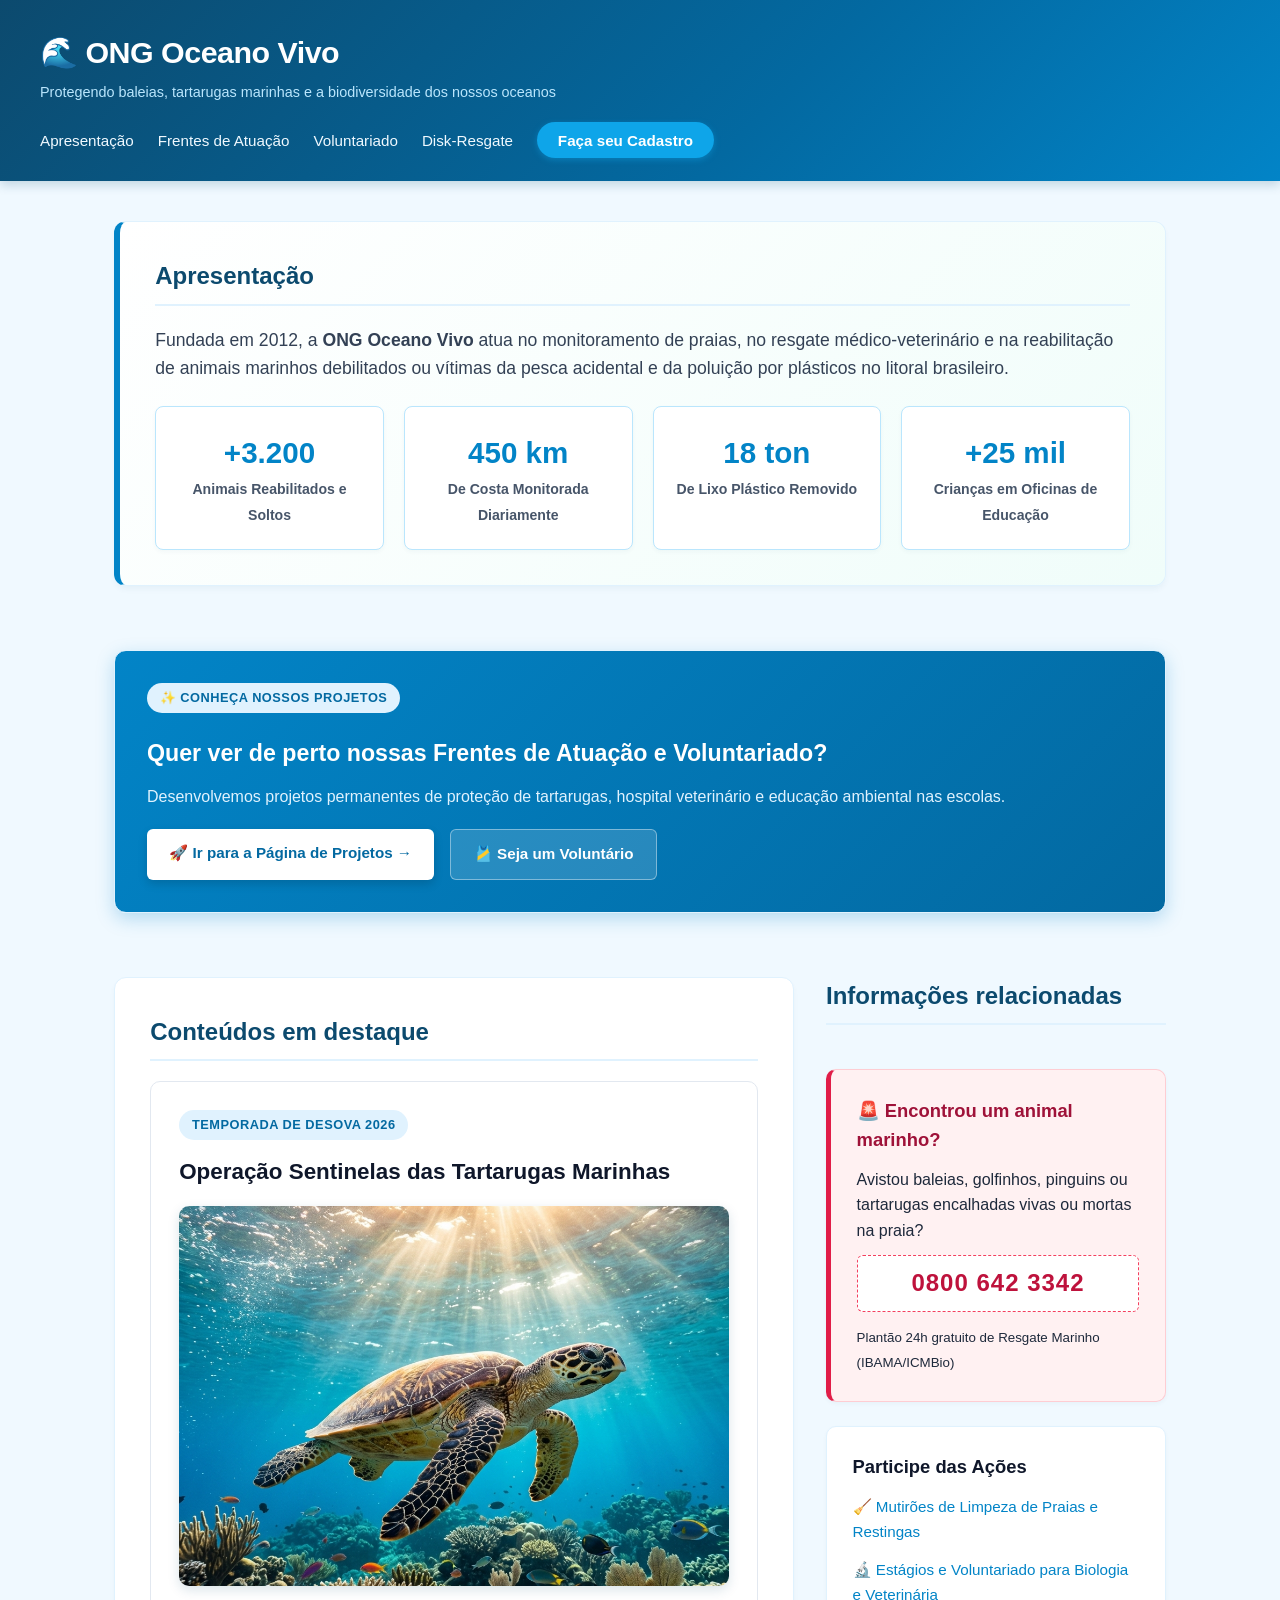
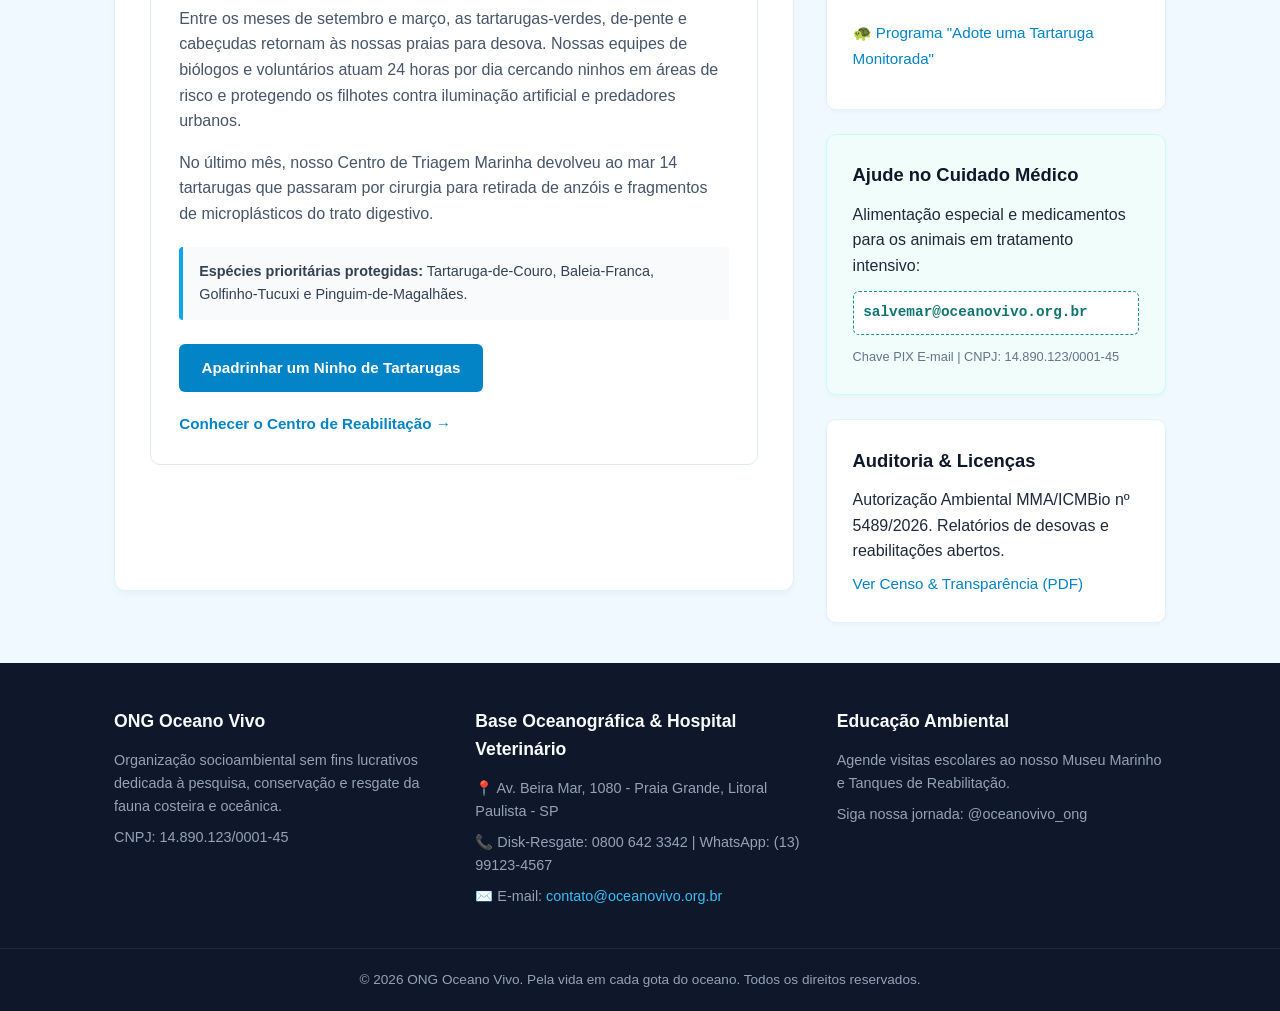
<file: index.html>
<!DOCTYPE html>
<html lang="pt-BR">
<head>
  <meta charset="UTF-8">
  <meta name="viewport" content="width=device-width, initial-scale=1.0">
  <title>ONG Oceano Vivo | Preservação e Resgate da Vida Marinha</title>
  <link rel="stylesheet" href="style.css">
</head>
<body>

  <header>
    <div class="logo-area">
      <a href="index.html" class="logo-link">
        <h1>🌊 ONG Oceano Vivo</h1>
      </a>
      <p class="slogan">Protegendo baleias, tartarugas marinhas e a biodiversidade dos nossos oceanos</p>
    </div>

    <nav aria-label="Navegação principal">
      <!-- Links principais -->
      <ul>
        <li><a href="index.html#apresentacao">Apresentação</a></li>
        <li><a href="projetos.html#frentes-atuacao">Frentes de Atuação</a></li>
        <li><a href="projetos.html#voluntariado">Voluntariado</a></li>
        <li><a href="#resgate">Disk-Resgate</a></li>
        <li><a href="cadastro.html" class="btn-doe">Faça seu Cadastro</a></li>
      </ul>
    </nav>
  </header>

  <main>
    <section id="apresentacao">
      <h2>Apresentação</h2>
      <!-- Conteúdo da seção -->
      <p class="texto-destaque">
        Fundada em 2012, a <strong>ONG Oceano Vivo</strong> atua no monitoramento de praias, no resgate
        médico-veterinário e na reabilitação de animais marinhos debilitados ou vítimas da pesca acidental e
        da poluição por plásticos no litoral brasileiro.
      </p>

      <div class="impacto-cards">
        <div class="card-metrica">
          <span class="valor">+3.200</span>
          <span class="rotulo">Animais Reabilitados e Soltos</span>
        </div>
        <div class="card-metrica">
          <span class="valor">450 km</span>
          <span class="rotulo">De Costa Monitorada Diariamente</span>
        </div>
        <div class="card-metrica">
          <span class="valor">18 ton</span>
          <span class="rotulo">De Lixo Plástico Removido</span>
        </div>
        <div class="card-metrica">
          <span class="valor">+25 mil</span>
          <span class="rotulo">Crianças em Oficinas de Educação</span>
        </div>
      </div>
    </section>

    <!-- Banner Interativo de Chamada para a Página de Projetos -->
    <section class="banner-chamada-projetos">
      <div class="conteudo-chamada">
        <span class="etiqueta-destaque">✨ Conheça Nossos Projetos</span>
        <h3>Quer ver de perto nossas Frentes de Atuação e Voluntariado?</h3>
        <p>Desenvolvemos projetos permanentes de proteção de tartarugas, hospital veterinário e educação ambiental nas escolas.</p>
        <div class="botoes-chamada">
          <a href="projetos.html" class="btn-acao btn-destaque-projetos">🚀 Ir para a Página de Projetos &rarr;</a>
          <a href="projetos.html#voluntariado" class="btn-acao btn-secundario">🎽 Seja um Voluntário</a>
        </div>
      </div>
    </section>

    <section id="destaques">
      <h2>Conteúdos em destaque</h2>

      <article>
        <span class="etiqueta-destaque">Temporada de Desova 2026</span>
        <h3>Operação Sentinelas das Tartarugas Marinhas</h3>
        <div class="imagem-destaque">
          <img src="img/tartaruga_marinha.png" alt="Tartaruga marinha nadando no oceano cristalino" class="img-destaque">
        </div>
        <p>
          Entre os meses de setembro e março, as tartarugas-verdes, de-pente e cabeçudas retornam às nossas
          praias para desova. Nossas equipes de biólogos e voluntários atuam 24 horas por dia cercando ninhos
          em áreas de risco e protegendo os filhotes contra iluminação artificial e predadores urbanos.
        </p>
        <p>
          No último mês, nosso Centro de Triagem Marinha devolveu ao mar 14 tartarugas que passaram por cirurgia
          para retirada de anzóis e fragmentos de microplásticos do trato digestivo.
        </p>

        <div class="alerta-conservacao">
          <strong>Espécies prioritárias protegidas:</strong> Tartaruga-de-Couro, Baleia-Franca, Golfinho-Tucuxi e Pinguim-de-Magalhães.
        </div>

        <div class="acoes-artigo">
          <a href="projetos.html#doacoes" class="btn-acao">Apadrinhar um Ninho de Tartarugas</a>
          <a href="projetos.html#frentes-atuacao" class="link-detalhes">Conhecer o Centro de Reabilitação &rarr;</a>
        </div>
      </article>
    </section>

    <aside id="como-ajudar">
      <h2>Informações relacionadas</h2>
      <!-- Conteúdo complementar -->

      <div class="bloco-aside alerta-resgate" id="resgate">
        <h3>🚨 Encontrou um animal marinho?</h3>
        <p>Avistou baleias, golfinhos, pinguins ou tartarugas encalhadas vivas ou mortas na praia?</p>
        <div class="numero-urgencia">0800 642 3342</div>
        <small>Plantão 24h gratuito de Resgate Marinho (IBAMA/ICMBio)</small>
      </div>

      <div class="bloco-aside">
        <h3>Participe das Ações</h3>
        <ul>
          <li><a href="projetos.html#voluntariado">🧹 Mutirões de Limpeza de Praias e Restingas</a></li>
          <li><a href="projetos.html#voluntariado">🔬 Estágios e Voluntariado para Biologia e Veterinária</a></li>
          <li><a href="projetos.html#doacoes">🐢 Programa "Adote uma Tartaruga Monitorada"</a></li>
        </ul>
      </div>

      <div class="bloco-aside card-pix">
        <h3>Ajude no Cuidado Médico</h3>
        <p>Alimentação especial e medicamentos para os animais em tratamento intensivo:</p>
        <div class="chave-pix">salvemar@oceanovivo.org.br</div>
        <small>Chave PIX E-mail | CNPJ: 14.890.123/0001-45</small>
      </div>

      <div class="bloco-aside">
        <h3>Auditoria & Licenças</h3>
        <p>Autorização Ambiental MMA/ICMBio nº 5489/2026. Relatórios de desovas e reabilitações abertos.</p>
        <a href="projetos.html#transparencia" class="link-relatorio">Ver Censo & Transparência (PDF)</a>
      </div>
    </aside>
  </main>

  <footer id="contato">
    <!-- Informações institucionais e contato -->
    <div class="rodape-conteudo">
      <div class="coluna-rodape">
        <h4>ONG Oceano Vivo</h4>
        <p>Organização socioambiental sem fins lucrativos dedicada à pesquisa, conservação e resgate da fauna costeira e oceânica.</p>
        <p>CNPJ: 14.890.123/0001-45</p>
      </div>

      <div class="coluna-rodape">
        <h4>Base Oceanográfica & Hospital Veterinário</h4>
        <p>📍 Av. Beira Mar, 1080 - Praia Grande, Litoral Paulista - SP</p>
        <p>📞 Disk-Resgate: 0800 642 3342 | WhatsApp: (13) 99123-4567</p>
        <p>✉️ E-mail: <a href="mailto:contato@oceanovivo.org.br">contato@oceanovivo.org.br</a></p>
      </div>

      <div class="coluna-rodape">
        <h4>Educação Ambiental</h4>
        <p>Agende visitas escolares ao nosso Museu Marinho e Tanques de Reabilitação.</p>
        <p>Siga nossa jornada: @oceanovivo_ong</p>
      </div>
    </div>

    <div class="rodape-inferior">
      <p>&copy; 2026 ONG Oceano Vivo. Pela vida em cada gota do oceano. Todos os direitos reservados.</p>
    </div>
  </footer>

</body>
</html>
</file>
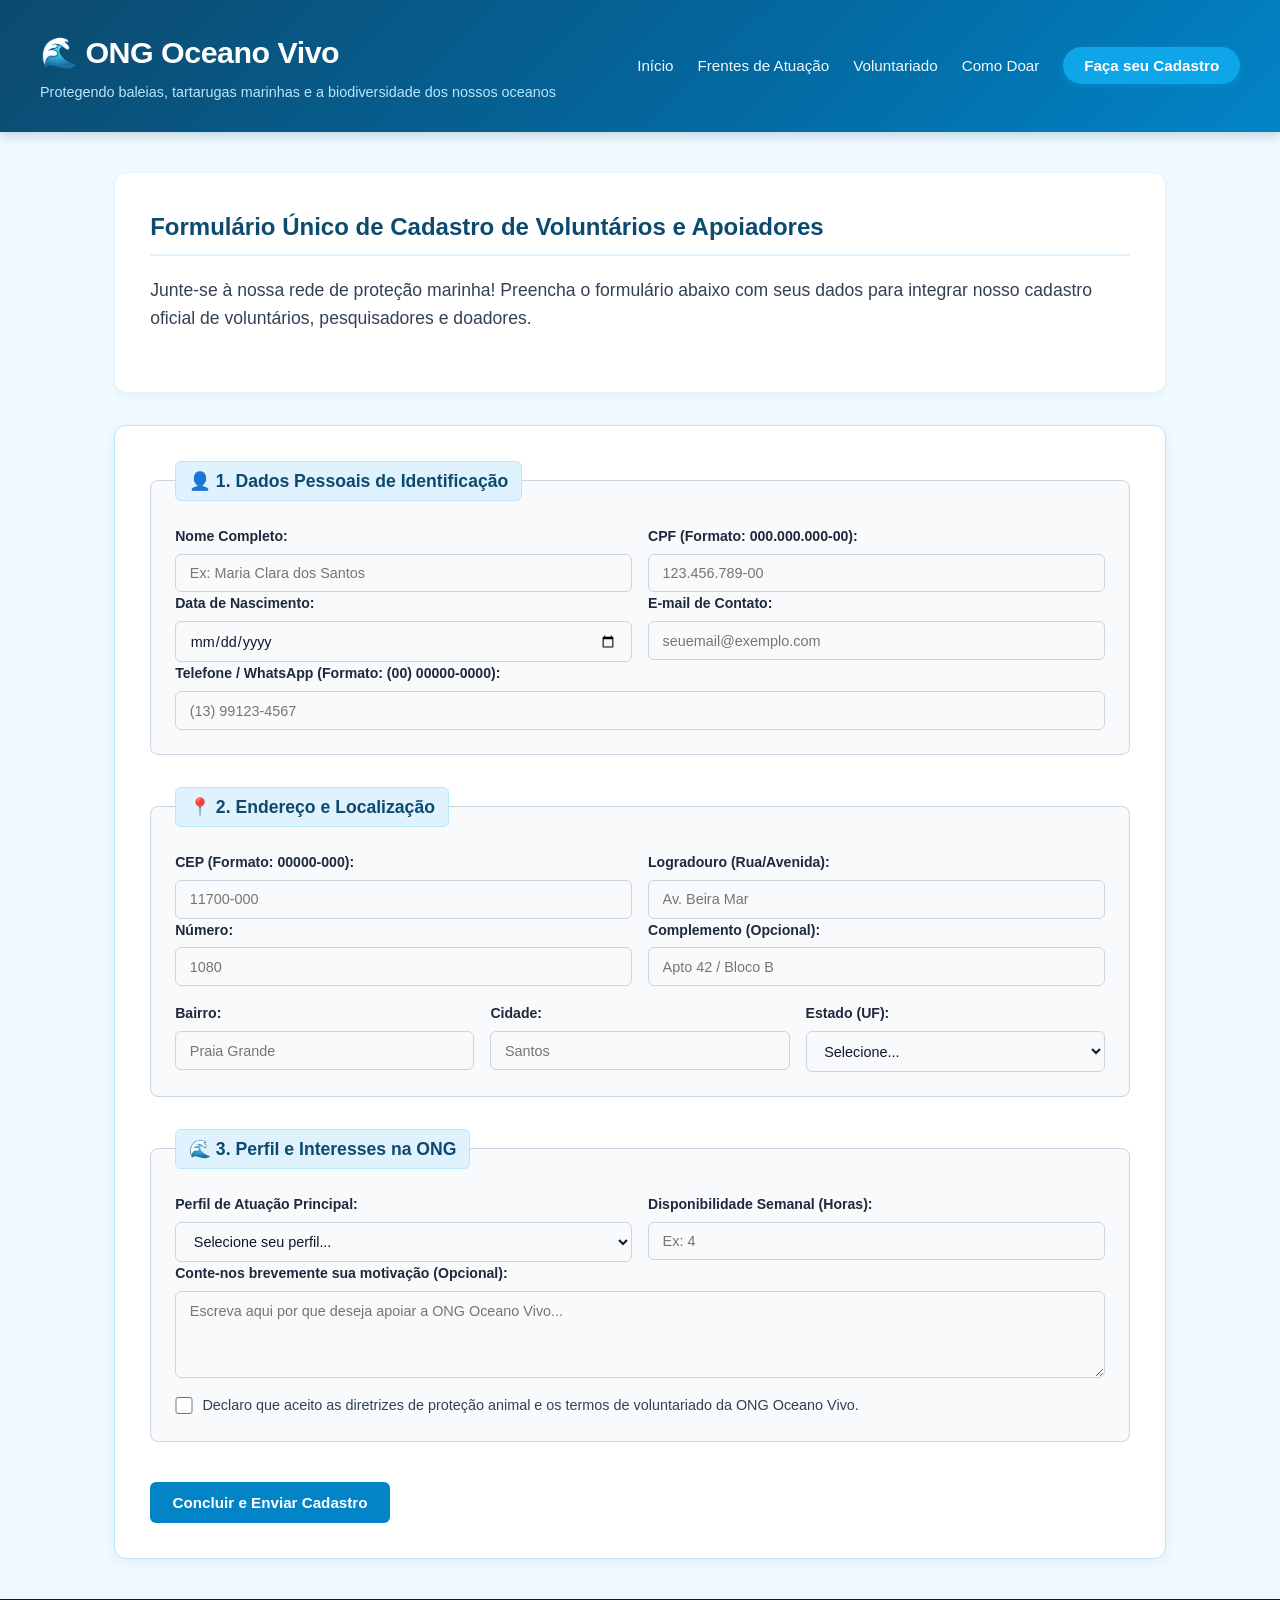
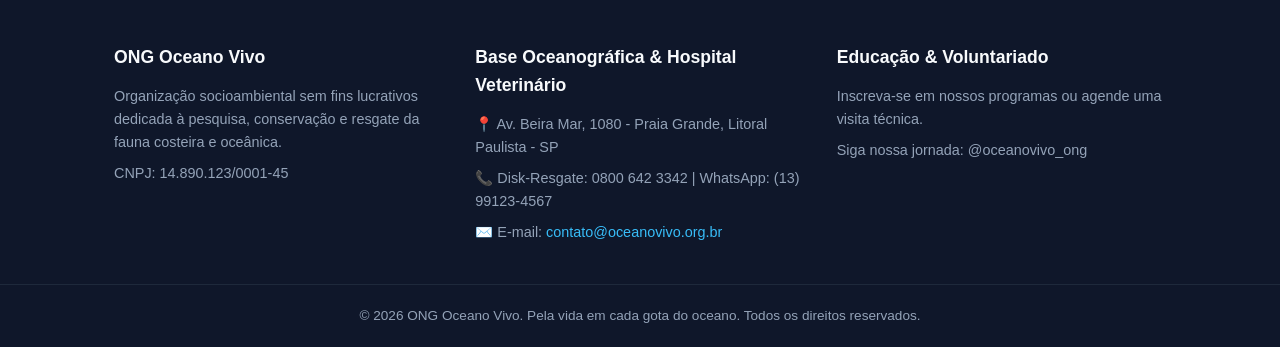
<file: cadastro.html>
<!DOCTYPE html>
<html lang="pt-BR">
<head>
  <meta charset="UTF-8">
  <meta name="viewport" content="width=device-width, initial-scale=1.0">
  <title>Cadastro de Voluntário e Apoiador | ONG Oceano Vivo</title>
  <link rel="stylesheet" href="style.css">
</head>
<body>

  <header>
    <div class="logo-area">
      <a href="index.html" class="logo-link">
        <h1>🌊 ONG Oceano Vivo</h1>
      </a>
      <p class="slogan">Protegendo baleias, tartarugas marinhas e a biodiversidade dos nossos oceanos</p>
    </div>

    <nav aria-label="Navegação principal">
      <ul>
        <li><a href="index.html">Início</a></li>
        <li><a href="projetos.html#frentes-atuacao">Frentes de Atuação</a></li>
        <li><a href="projetos.html#voluntariado">Voluntariado</a></li>
        <li><a href="projetos.html#doacoes">Como Doar</a></li>
        <li><a href="cadastro.html" class="btn-doe">Faça seu Cadastro</a></li>
      </ul>
    </nav>
  </header>

  <main class="pagina-projetos-main">

    <section id="apresentacao-cadastro" class="secao-destaque-topo">
      <h2>Formulário Único de Cadastro de Voluntários e Apoiadores</h2>
      <p class="texto-destaque">
        Junte-se à nossa rede de proteção marinha! Preencha o formulário abaixo com seus dados para integrar nosso cadastro oficial de voluntários, pesquisadores e doadores.
      </p>
    </section>

    <section class="box-formulario-cadastro">
      <form action="#" method="post" class="form-cadastro" onsubmit="event.preventDefault(); alert('Cadastro realizado com sucesso! Bem-vindo(a) à ONG Oceano Vivo.');">
        
        <!-- AGRUPAMENTO LÓGICO 1: DADOS PESSOAIS -->
        <fieldset class="grupo-formulario">
          <legend class="legenda-grupo">👤 1. Dados Pessoais de Identificação</legend>
          
          <div class="form-grupo-duplo">
            <div class="form-grupo">
              <label for="nome">Nome Completo:</label>
              <input 
                type="text" 
                id="nome" 
                name="nome" 
                required 
                minlength="3" 
                maxlength="100"
                autocomplete="name" 
                placeholder="Ex: Maria Clara dos Santos">
            </div>
            
            <div class="form-grupo">
              <label for="cpf">CPF (Formato: 000.000.000-00):</label>
              <input 
                type="text" 
                id="cpf" 
                name="cpf" 
                required 
                pattern="\d{3}\.\d{3}\.\d{3}-\d{2}" 
                placeholder="123.456.789-00"
                title="Digite o CPF no formato 000.000.000-00">
            </div>
          </div>

          <div class="form-grupo-duplo">
            <div class="form-grupo">
              <label for="data-nascimento">Data de Nascimento:</label>
              <input 
                type="date" 
                id="data-nascimento" 
                name="data-nascimento" 
                required 
                max="2010-01-01"
                title="Selecione sua data de nascimento">
            </div>

            <div class="form-grupo">
              <label for="email">E-mail de Contato:</label>
              <input 
                type="email" 
                id="email" 
                name="email" 
                required 
                autocomplete="email" 
                placeholder="seuemail@exemplo.com">
            </div>
          </div>

          <div class="form-grupo">
            <label for="telefone">Telefone / WhatsApp (Formato: (00) 00000-0000):</label>
            <input 
              type="tel" 
              id="telefone" 
              name="telefone" 
              required 
              pattern="\(\d{2}\)\s?\d{4,5}-\d{4}" 
              placeholder="(13) 99123-4567"
              title="Digite o telefone com DDD no formato (11) 99999-9999 ou (11) 3333-4444">
          </div>
        </fieldset>

        <!-- AGRUPAMENTO LÓGICO 2: ENDEREÇO E LOCALIZAÇÃO -->
        <fieldset class="grupo-formulario">
          <legend class="legenda-grupo">📍 2. Endereço e Localização</legend>

          <div class="form-grupo-duplo">
            <div class="form-grupo">
              <label for="cep">CEP (Formato: 00000-000):</label>
              <input 
                type="text" 
                id="cep" 
                name="cep" 
                required 
                pattern="\d{5}-\d{3}" 
                placeholder="11700-000"
                title="Digite o CEP no formato 00000-000">
            </div>

            <div class="form-grupo">
              <label for="logradouro">Logradouro (Rua/Avenida):</label>
              <input 
                type="text" 
                id="logradouro" 
                name="logradouro" 
                required 
                placeholder="Av. Beira Mar">
            </div>
          </div>

          <div class="form-grupo-duplo">
            <div class="form-grupo">
              <label for="numero">Número:</label>
              <input 
                type="text" 
                id="numero" 
                name="numero" 
                required 
                placeholder="1080">
            </div>

            <div class="form-grupo">
              <label for="complemento">Complemento (Opcional):</label>
              <input 
                type="text" 
                id="complemento" 
                name="complemento" 
                placeholder="Apto 42 / Bloco B">
            </div>
          </div>

          <div class="form-grupo-triplo">
            <div class="form-grupo">
              <label for="bairro">Bairro:</label>
              <input 
                type="text" 
                id="bairro" 
                name="bairro" 
                required 
                placeholder="Praia Grande">
            </div>

            <div class="form-grupo">
              <label for="cidade">Cidade:</label>
              <input 
                type="text" 
                id="cidade" 
                name="cidade" 
                required 
                placeholder="Santos">
            </div>

            <div class="form-grupo">
              <label for="uf">Estado (UF):</label>
              <select id="uf" name="uf" required>
                <option value="">Selecione...</option>
                <option value="SP">São Paulo (SP)</option>
                <option value="RJ">Rio de Janeiro (RJ)</option>
                <option value="MG">Minas Gerais (MG)</option>
                <option value="PR">Paraná (PR)</option>
                <option value="SC">Santa Catarina (SC)</option>
                <option value="RS">Rio Grande do Sul (RS)</option>
                <option value="BA">Bahia (BA)</option>
                <option value="OUTRO">Outro Estado</option>
              </select>
            </div>
          </div>
        </fieldset>

        <!-- AGRUPAMENTO LÓGICO 3: PREFERÊNCIAS E ENGAJAMENTO NA ONG -->
        <fieldset class="grupo-formulario">
          <legend class="legenda-grupo">🌊 3. Perfil e Interesses na ONG</legend>

          <div class="form-grupo-duplo">
            <div class="form-grupo">
              <label for="perfil-interesse">Perfil de Atuação Principal:</label>
              <select id="perfil-interesse" name="perfil-interesse" required>
                <option value="">Selecione seu perfil...</option>
                <option value="voluntario-campo">Voluntário de Campo (Monitoramento de Praias)</option>
                <option value="voluntario-hospital">Apoio ao Hospital Veterinário Marinho</option>
                <option value="educacao">Educação Ambiental nas Escolas</option>
                <option value="doador">Doador / Padrinho das Tartarugas</option>
                <option value="pesquisador">Pesquisador / Estudante Universitário</option>
              </select>
            </div>

            <div class="form-grupo">
              <label for="horas-disponiveis">Disponibilidade Semanal (Horas):</label>
              <input 
                type="number" 
                id="horas-disponiveis" 
                name="horas-disponiveis" 
                min="1" 
                max="40" 
                placeholder="Ex: 4">
            </div>
          </div>

          <div class="form-grupo">
            <label for="motivacao">Conte-nos brevemente sua motivação (Opcional):</label>
            <textarea id="motivacao" name="motivacao" rows="4" placeholder="Escreva aqui por que deseja apoiar a ONG Oceano Vivo..."></textarea>
          </div>

          <div class="form-grupo-checkbox">
            <input type="checkbox" id="termos" name="termos" required>
            <label for="termos">Declaro que aceito as diretrizes de proteção animal e os termos de voluntariado da ONG Oceano Vivo.</label>
          </div>
        </fieldset>

        <div class="botoes-form">
          <button type="submit" class="btn-acao btn-enviar">Concluir e Enviar Cadastro</button>
          <button type="reset" class="btn-acao btn-secundario">Limpar Formulário</button>
        </div>

      </form>
    </section>

  </main>

  <footer id="contato">
    <div class="rodape-conteudo">
      <div class="coluna-rodape">
        <h4>ONG Oceano Vivo</h4>
        <p>Organização socioambiental sem fins lucrativos dedicada à pesquisa, conservação e resgate da fauna costeira e oceânica.</p>
        <p>CNPJ: 14.890.123/0001-45</p>
      </div>

      <div class="coluna-rodape">
        <h4>Base Oceanográfica & Hospital Veterinário</h4>
        <p>📍 Av. Beira Mar, 1080 - Praia Grande, Litoral Paulista - SP</p>
        <p>📞 Disk-Resgate: 0800 642 3342 | WhatsApp: (13) 99123-4567</p>
        <p>✉️ E-mail: <a href="mailto:contato@oceanovivo.org.br">contato@oceanovivo.org.br</a></p>
      </div>

      <div class="coluna-rodape">
        <h4>Educação & Voluntariado</h4>
        <p>Inscreva-se em nossos programas ou agende uma visita técnica.</p>
        <p>Siga nossa jornada: @oceanovivo_ong</p>
      </div>
    </div>

    <div class="rodape-inferior">
      <p>&copy; 2026 ONG Oceano Vivo. Pela vida em cada gota do oceano. Todos os direitos reservados.</p>
    </div>
  </footer>

</body>
</html>
</file>
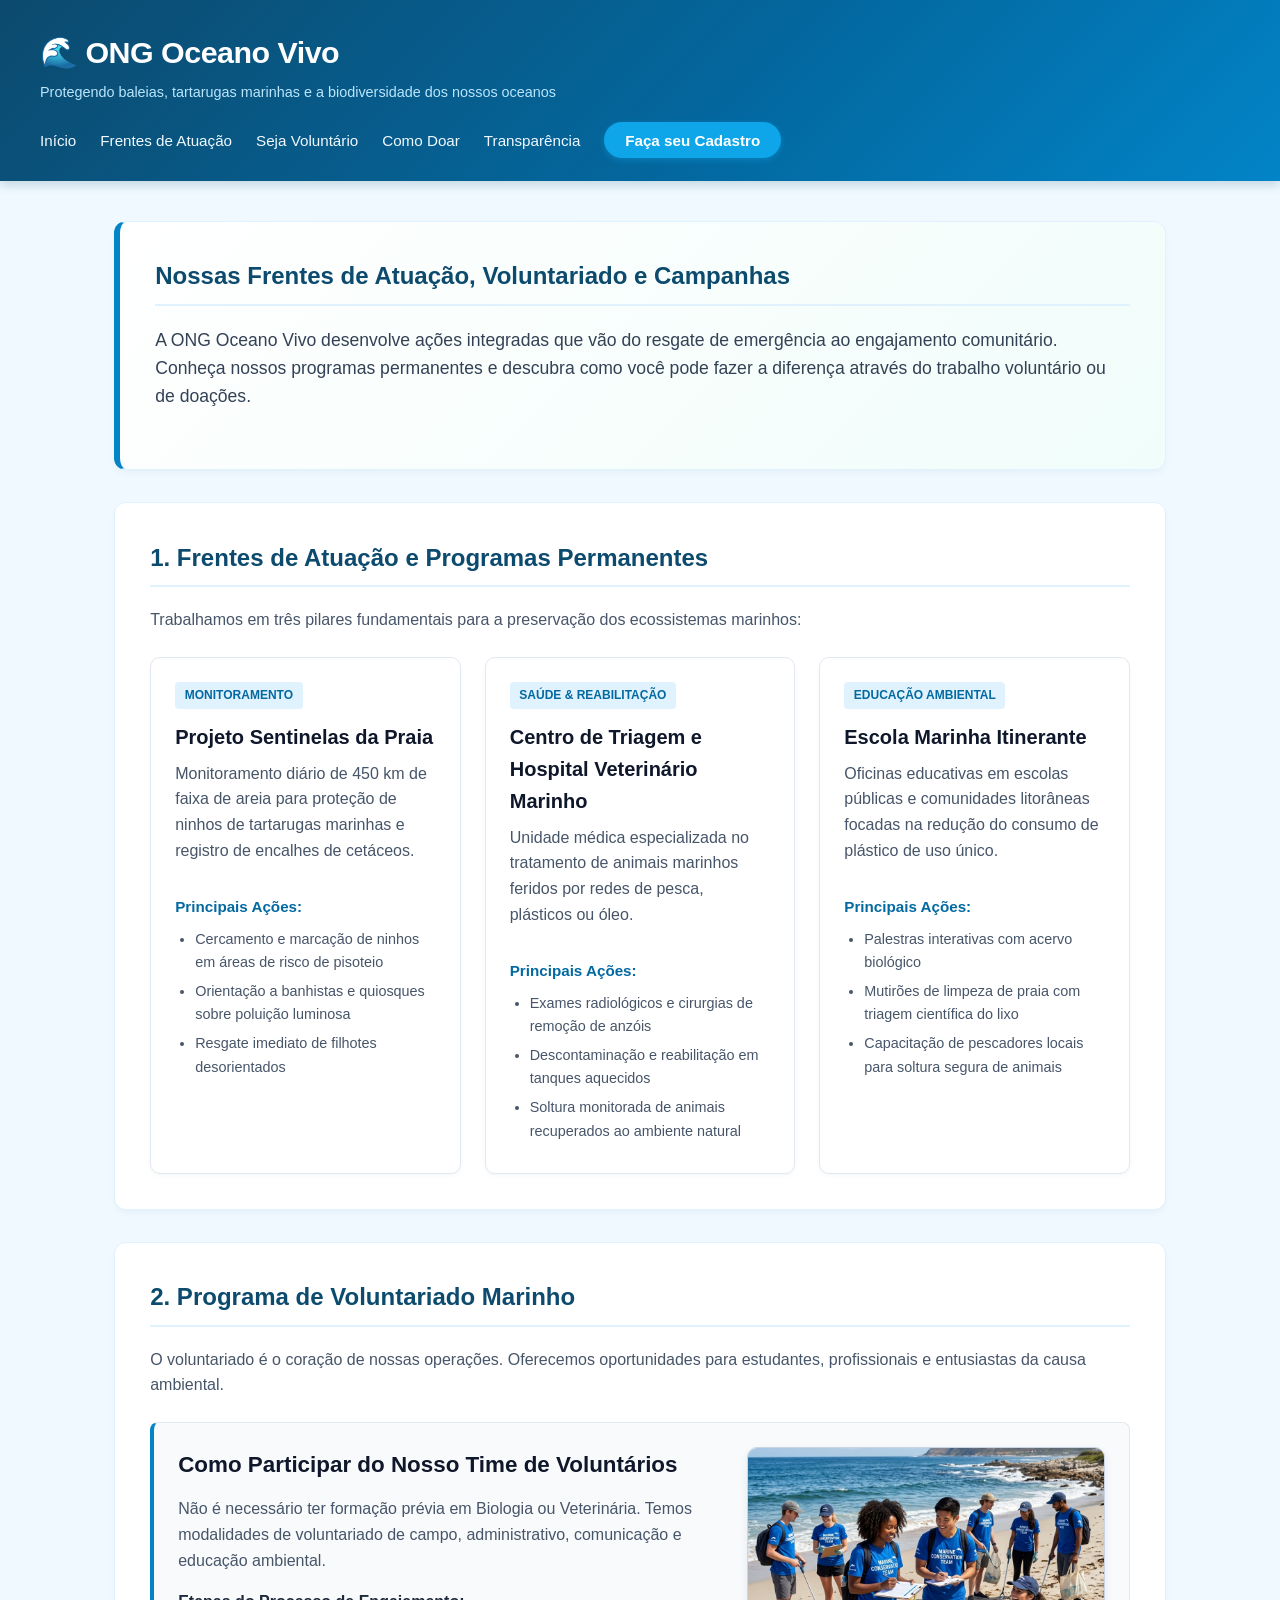
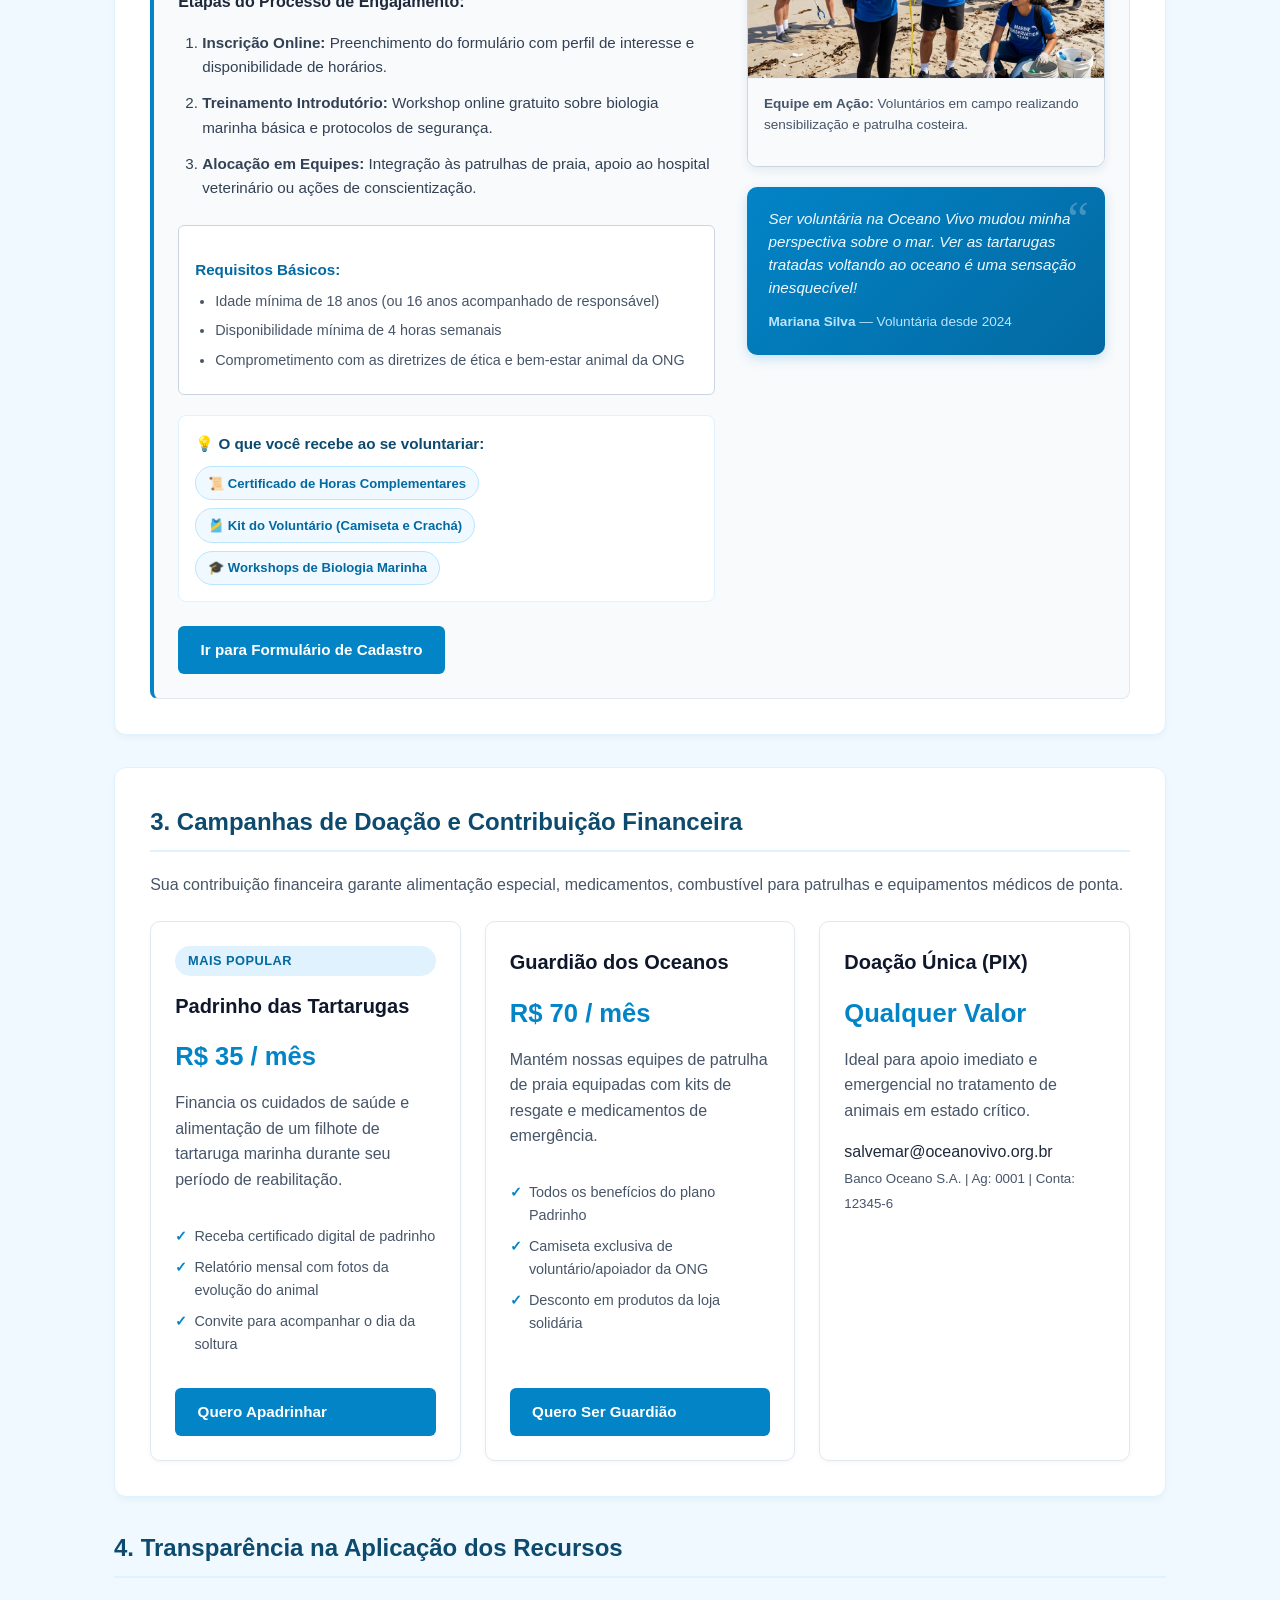
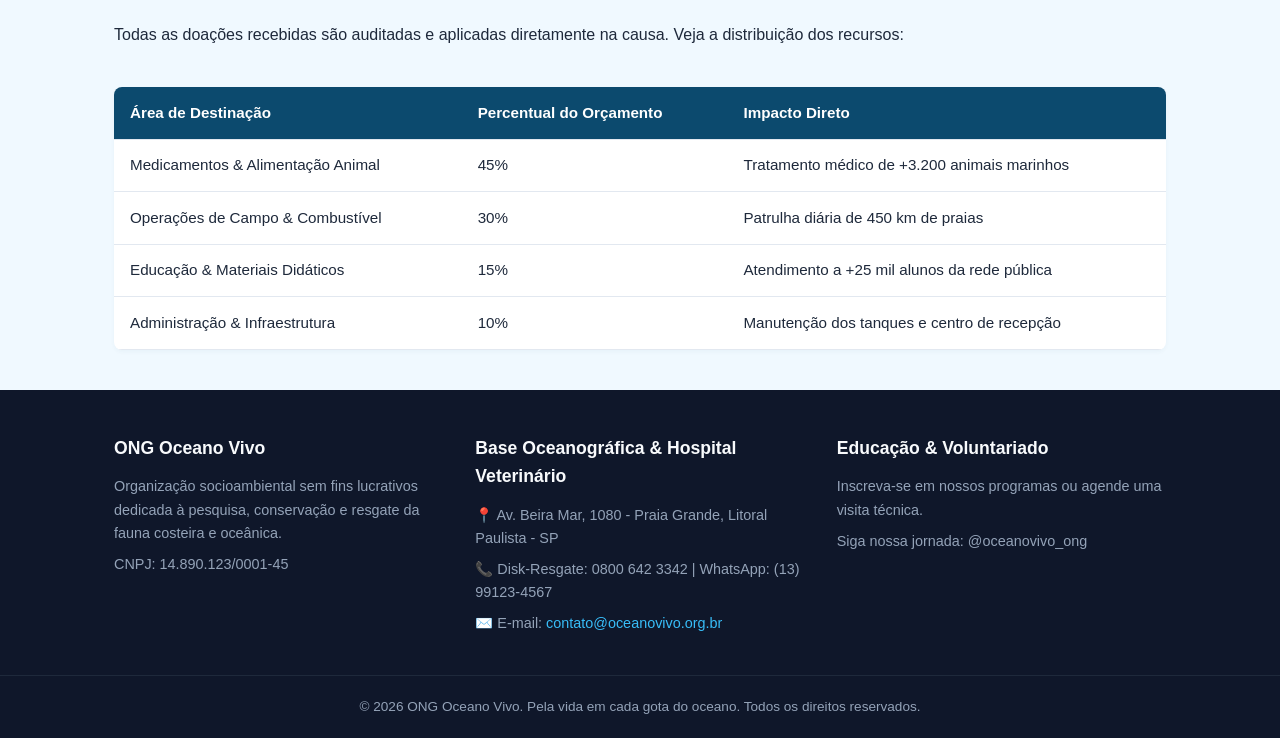
<file: projetos.html>
<!DOCTYPE html>
<html lang="pt-BR">
<head>
  <meta charset="UTF-8">
  <meta name="viewport" content="width=device-width, initial-scale=1.0">
  <title>Frentes de Atuação, Voluntariado e Doações | ONG Oceano Vivo</title>
  <link rel="stylesheet" href="style.css">
</head>
<body>

  <header>
    <div class="logo-area">
      <a href="index.html" class="logo-link">
        <h1>🌊 ONG Oceano Vivo</h1>
      </a>
      <p class="slogan">Protegendo baleias, tartarugas marinhas e a biodiversidade dos nossos oceanos</p>
    </div>

    <nav aria-label="Navegação principal">
      <ul>
        <li><a href="index.html">Início</a></li>
        <li><a href="#frentes-atuacao">Frentes de Atuação</a></li>
        <li><a href="#voluntariado">Seja Voluntário</a></li>
        <li><a href="#doacoes">Como Doar</a></li>
        <li><a href="#transparencia">Transparência</a></li>
        <li><a href="cadastro.html" class="btn-doe">Faça seu Cadastro</a></li>
      </ul>
    </nav>
  </header>

  <main class="pagina-projetos-main">

    <!-- Cabeçalho da Página de Projetos -->
    <section id="apresentacao-projetos" class="secao-destaque-topo">
      <h2>Nossas Frentes de Atuação, Voluntariado e Campanhas</h2>
      <p class="texto-destaque">
        A ONG Oceano Vivo desenvolve ações integradas que vão do resgate de emergência ao engajamento comunitário. 
        Conheça nossos programas permanentes e descubra como você pode fazer a diferença através do trabalho voluntário ou de doações.
      </p>
    </section>

    <!-- BLOCO 1: Frentes de Atuação e Projetos Permanentes -->
    <section id="frentes-atuacao">
      <h2>1. Frentes de Atuação e Programas Permanentes</h2>
      <p class="descricao-bloco">Trabalhamos em três pilares fundamentais para a preservação dos ecossistemas marinhos:</p>
      
      <div class="grid-projetos">
        
        <article class="card-projeto">
          <span class="tag-categoria">Monitoramento</span>
          <h3>Projeto Sentinelas da Praia</h3>
          <p>
            Monitoramento diário de 450 km de faixa de areia para proteção de ninhos de tartarugas marinhas e registro de encalhes de cetáceos.
          </p>
          <h4>Principais Ações:</h4>
          <ul>
            <li>Cercamento e marcação de ninhos em áreas de risco de pisoteio</li>
            <li>Orientação a banhistas e quiosques sobre poluição luminosa</li>
            <li>Resgate imediato de filhotes desorientados</li>
          </ul>
        </article>

        <article class="card-projeto">
          <span class="tag-categoria">Saúde & Reabilitação</span>
          <h3>Centro de Triagem e Hospital Veterinário Marinho</h3>
          <p>
            Unidade médica especializada no tratamento de animais marinhos feridos por redes de pesca, plásticos ou óleo.
          </p>
          <h4>Principais Ações:</h4>
          <ul>
            <li>Exames radiológicos e cirurgias de remoção de anzóis</li>
            <li>Descontaminação e reabilitação em tanques aquecidos</li>
            <li>Soltura monitorada de animais recuperados ao ambiente natural</li>
          </ul>
        </article>

        <article class="card-projeto">
          <span class="tag-categoria">Educação Ambiental</span>
          <h3>Escola Marinha Itinerante</h3>
          <p>
            Oficinas educativas em escolas públicas e comunidades litorâneas focadas na redução do consumo de plástico de uso único.
          </p>
          <h4>Principais Ações:</h4>
          <ul>
            <li>Palestras interativas com acervo biológico</li>
            <li>Mutirões de limpeza de praia com triagem científica do lixo</li>
            <li>Capacitação de pescadores locais para soltura segura de animais</li>
          </ul>
        </article>

      </div>
    </section>

    <!-- BLOCO 2: Programa de Voluntariado -->
    <section id="voluntariado">
      <h2>2. Programa de Voluntariado Marinho</h2>
      <p class="descricao-bloco">
        O voluntariado é o coração de nossas operações. Oferecemos oportunidades para estudantes, profissionais e entusiastas da causa ambiental.
      </p>

      <article class="bloco-conteudo-voluntario">
        <div class="grid-voluntariado">
          
          <div class="coluna-voluntario-info">
            <h3>Como Participar do Nosso Time de Voluntários</h3>
            <p>
              Não é necessário ter formação prévia em Biologia ou Veterinária. Temos modalidades de voluntariado de campo, administrativo, comunicação e educação ambiental.
            </p>

            <h4>Etapas do Processo de Engajamento:</h4>
            <ol class="lista-passos">
              <li><strong>Inscrição Online:</strong> Preenchimento do formulário com perfil de interesse e disponibilidade de horários.</li>
              <li><strong>Treinamento Introdutório:</strong> Workshop online gratuito sobre biologia marinha básica e protocolos de segurança.</li>
              <li><strong>Alocação em Equipes:</strong> Integração às patrulhas de praia, apoio ao hospital veterinário ou ações de conscientização.</li>
            </ol>

            <div class="requisitos-box">
              <h4>Requisitos Básicos:</h4>
              <ul>
                <li>Idade mínima de 18 anos (ou 16 anos acompanhado de responsável)</li>
                <li>Disponibilidade mínima de 4 horas semanais</li>
                <li>Comprometimento com as diretrizes de ética e bem-estar animal da ONG</li>
              </ul>
            </div>

            <div class="beneficios-voluntario">
              <h4>💡 O que você recebe ao se voluntariar:</h4>
              <div class="tags-beneficios">
                <span class="tag-beneficio">📜 Certificado de Horas Complementares</span>
                <span class="tag-beneficio">🎽 Kit do Voluntário (Camiseta e Crachá)</span>
                <span class="tag-beneficio">🎓 Workshops de Biologia Marinha</span>
              </div>
            </div>

            <div class="acoes-artigo">
              <a href="cadastro.html" class="btn-acao">Ir para Formulário de Cadastro</a>
            </div>
          </div>

          <div class="coluna-voluntario-midia">
            <div class="card-midia-voluntario">
              <img src="img/voluntariado_marinho.png" alt="Equipe de voluntários atuando na preservação marinha" class="img-voluntario">
              <div class="legend-midia">
                <p><strong>Equipe em Ação:</strong> Voluntários em campo realizando sensibilização e patrulha costeira.</p>
              </div>
            </div>

            <div class="card-depoimento">
              <div class="depoimento-aspas">“</div>
              <p class="texto-depoimento">Ser voluntária na Oceano Vivo mudou minha perspectiva sobre o mar. Ver as tartarugas tratadas voltando ao oceano é uma sensação inesquecível!</p>
              <div class="autor-depoimento">
                <strong>Mariana Silva</strong> — <span>Voluntária desde 2024</span>
              </div>
            </div>
          </div>

        </div>
      </article>

    </section>

    <!-- BLOCO 3: Campanhas de Doação e Apoio Financeiro -->
    <section id="doacoes">
      <h2>3. Campanhas de Doação e Contribuição Financeira</h2>
      <p class="descricao-bloco">
        Sua contribuição financeira garante alimentação especial, medicamentos, combustível para patrulhas e equipamentos médicos de ponta.
      </p>

      <div class="grid-doacoes">
        
        <article class="card-doacao">
          <span class="etiqueta-destaque">Mais Popular</span>
          <h3>Padrinho das Tartarugas</h3>
          <p class="valor-doacao">R$ 35 / mês</p>
          <p>Financia os cuidados de saúde e alimentação de um filhote de tartaruga marinha durante seu período de reabilitação.</p>
          <ul>
            <li>Receba certificado digital de padrinho</li>
            <li>Relatório mensal com fotos da evolução do animal</li>
            <li>Convite para acompanhar o dia da soltura</li>
          </ul>
          <a href="#" class="btn-acao">Quero Apadrinhar</a>
        </article>

        <article class="card-doacao">
          <h3>Guardião dos Oceanos</h3>
          <p class="valor-doacao">R$ 70 / mês</p>
          <p>Mantém nossas equipes de patrulha de praia equipadas com kits de resgate e medicamentos de emergência.</p>
          <ul>
            <li>Todos os benefícios do plano Padrinho</li>
            <li>Camiseta exclusiva de voluntário/apoiador da ONG</li>
            <li>Desconto em produtos da loja solidária</li>
          </ul>
          <a href="#" class="btn-acao">Quero Ser Guardião</a>
        </article>

        <article class="card-doacao">
          <h3>Doação Única (PIX)</h3>
          <p class="valor-doacao">Qualquer Valor</p>
          <p>Ideal para apoio imediato e emergencial no tratamento de animais em estado crítico.</p>
          <div class="chave-pix">salvemar@oceanovivo.org.br</div>
          <p><small>Banco Oceano S.A. | Ag: 0001 | Conta: 12345-6</small></p>
          <a href="#" class="btn-acao btn-secundario">Copiar Chave PIX</a>
        </article>

      </div>
    </section>

    <!-- BLOCO 4: Transparência e Prestação de Contas -->
    <aside id="transparencia">
      <h2>4. Transparência na Aplicação dos Recursos</h2>
      <p>Todas as doações recebidas são auditadas e aplicadas diretamente na causa. Veja a distribuição dos recursos:</p>
      
      <table class="tabela-transparencia">
        <thead>
          <tr>
            <th>Área de Destinação</th>
            <th>Percentual do Orçamento</th>
            <th>Impacto Direto</th>
          </tr>
        </thead>
        <tbody>
          <tr>
            <td>Medicamentos & Alimentação Animal</td>
            <td>45%</td>
            <td>Tratamento médico de +3.200 animais marinhos</td>
          </tr>
          <tr>
            <td>Operações de Campo & Combustível</td>
            <td>30%</td>
            <td>Patrulha diária de 450 km de praias</td>
          </tr>
          <tr>
            <td>Educação & Materiais Didáticos</td>
            <td>15%</td>
            <td>Atendimento a +25 mil alunos da rede pública</td>
          </tr>
          <tr>
            <td>Administração & Infraestrutura</td>
            <td>10%</td>
            <td>Manutenção dos tanques e centro de recepção</td>
          </tr>
        </tbody>
      </table>
    </aside>

  </main>

  <footer id="contato">
    <div class="rodape-conteudo">
      <div class="coluna-rodape">
        <h4>ONG Oceano Vivo</h4>
        <p>Organização socioambiental sem fins lucrativos dedicada à pesquisa, conservação e resgate da fauna costeira e oceânica.</p>
        <p>CNPJ: 14.890.123/0001-45</p>
      </div>

      <div class="coluna-rodape">
        <h4>Base Oceanográfica & Hospital Veterinário</h4>
        <p>📍 Av. Beira Mar, 1080 - Praia Grande, Litoral Paulista - SP</p>
        <p>📞 Disk-Resgate: 0800 642 3342 | WhatsApp: (13) 99123-4567</p>
        <p>✉️ E-mail: <a href="mailto:contato@oceanovivo.org.br">contato@oceanovivo.org.br</a></p>
      </div>

      <div class="coluna-rodape">
        <h4>Educação & Voluntariado</h4>
        <p>Inscreva-se em nossos programas ou agende uma visita técnica.</p>
        <p>Siga nossa jornada: @oceanovivo_ong</p>
      </div>
    </div>

    <div class="rodape-inferior">
      <p>&copy; 2026 ONG Oceano Vivo. Pela vida em cada gota do oceano. Todos os direitos reservados.</p>
    </div>
  </footer>

</body>
</html>
</file>
<file: style.css>
/* Reset e Configurações Globais */
* {
  margin: 0;
  padding: 0;
  box-sizing: border-box;
}

body {
  font-family: 'Segoe UI', Roboto, -apple-system, BlinkMacSystemFont, Arial, sans-serif;
  line-height: 1.6;
  color: #1e293b;
  background-color: #f0f9ff; /* Azul bem suave/água */
  min-height: 100vh;
  display: flex;
  flex-direction: column;
}

/* Cabeçalho com Degradê Oceânico */
header {
  background: linear-gradient(135deg, #0c4a6e 0%, #0369a1 60%, #0284c7 100%);
  color: #ffffff;
  padding: 1.75rem 2.5rem;
  display: flex;
  flex-wrap: wrap;
  justify-content: space-between;
  align-items: center;
  gap: 1.5rem;
  box-shadow: 0 4px 10px rgba(12, 74, 110, 0.2);
}

a.logo-link {
  text-decoration: none;
  color: inherit;
  display: inline-block;
  transition: transform 0.2s ease, opacity 0.2s ease;
}

a.logo-link:hover {
  opacity: 0.92;
  transform: translateY(-1px);
}

.logo-area h1 {
  font-size: 1.9rem;
  font-weight: 800;
  letter-spacing: -0.5px;
}

.logo-area .slogan {
  font-size: 0.9rem;
  color: #bae6fd;
  margin-top: 0.25rem;
}

nav ul {
  display: flex;
  align-items: center;
  list-style: none;
  gap: 1.5rem;
  flex-wrap: wrap;
}

nav a {
  color: #f0f9ff;
  text-decoration: none;
  font-weight: 500;
  font-size: 0.95rem;
  transition: color 0.2s ease;
}

nav a:hover {
  color: #38bdf8;
}

nav .btn-doe {
  background-color: #0ea5e9;
  color: #ffffff;
  padding: 0.6rem 1.3rem;
  border-radius: 9999px;
  font-weight: 700;
  box-shadow: 0 2px 6px rgba(14, 165, 233, 0.4);
  transition: background-color 0.2s, transform 0.1s;
}

nav .btn-doe:hover {
  background-color: #0284c7;
  transform: translateY(-2px);
}

/* Conteúdo Principal */
main {
  max-width: 1100px;
  width: 100%;
  margin: 2.5rem auto;
  padding: 0 1.5rem;
  display: grid;
  grid-template-columns: 2fr 1fr;
  grid-gap: 2rem;
  flex: 1;
}

/* Seções */
section {
  background: #ffffff;
  padding: 2.2rem;
  border-radius: 12px;
  border: 1px solid #e0f2fe;
  box-shadow: 0 4px 6px -1px rgba(12, 74, 110, 0.05);
  margin-bottom: 2rem;
}

main.pagina-projetos-main {
  display: flex;
  flex-direction: column;
  gap: 2rem;
}

main.pagina-projetos-main section,
main.pagina-projetos-main aside {
  grid-column: 1 / -1;
  margin-bottom: 0;
}

#apresentacao, #apresentacao-projetos {
  grid-column: 1 / -1;
  background: linear-gradient(135deg, #ffffff 0%, #f0fdfa 100%);
  border-left: 6px solid #0284c7;
}

section h2, aside h2 {
  font-size: 1.5rem;
  color: #0c4a6e;
  margin-bottom: 1.25rem;
  padding-bottom: 0.5rem;
  border-bottom: 2px solid #e0f2fe;
}

.texto-destaque {
  font-size: 1.1rem;
  color: #334155;
  margin-bottom: 1.5rem;
}

/* Métricas de Preservação */
.impacto-cards {
  display: grid;
  grid-template-columns: repeat(auto-fit, minmax(200px, 1fr));
  gap: 1.25rem;
  margin-top: 1.5rem;
}

.card-metrica {
  background: #ffffff;
  padding: 1.35rem 1rem;
  border-radius: 8px;
  text-align: center;
  border: 1px solid #bae6fd;
  box-shadow: 0 2px 4px rgba(12, 74, 110, 0.04);
}

.card-metrica .valor {
  display: block;
  font-size: 1.85rem;
  font-weight: 800;
  color: #0284c7;
}

.card-metrica .rotulo {
  font-size: 0.88rem;
  color: #475569;
  font-weight: 600;
}

/* Artigo em Destaque */
article {
  background-color: #ffffff;
  border: 1px solid #e2e8f0;
  border-radius: 10px;
  padding: 1.75rem;
  position: relative;
}

.etiqueta-destaque {
  display: inline-block;
  background-color: #e0f2fe;
  color: #0369a1;
  font-size: 0.8rem;
  font-weight: 700;
  padding: 0.3rem 0.8rem;
  border-radius: 9999px;
  margin-bottom: 0.85rem;
  text-transform: uppercase;
  letter-spacing: 0.5px;
}

article h3 {
  font-size: 1.4rem;
  color: #0f172a;
  margin-bottom: 0.85rem;
}

.imagem-destaque {
  margin: 1rem 0 1.25rem 0;
  border-radius: 10px;
  overflow: hidden;
  box-shadow: 0 4px 12px rgba(12, 74, 110, 0.15);
}

.img-destaque {
  width: 100%;
  max-height: 380px;
  object-fit: cover;
  display: block;
  transition: transform 0.3s ease;
}

.imagem-destaque:hover .img-destaque {
  transform: scale(1.02);
}

article p {
  color: #475569;
  margin-bottom: 1rem;
}

.alerta-conservacao {
  background-color: #f8fafc;
  border-left: 4px solid #0ea5e9;
  padding: 0.85rem 1rem;
  font-size: 0.9rem;
  color: #334155;
  margin: 1.25rem 0;
  border-radius: 4px;
}

.acoes-artigo {
  display: flex;
  align-items: center;
  gap: 1.25rem;
  flex-wrap: wrap;
  margin-top: 1.5rem;
}

.btn-acao {
  background-color: #0284c7;
  color: #ffffff;
  text-decoration: none;
  padding: 0.75rem 1.4rem;
  border-radius: 6px;
  font-weight: 600;
  font-size: 0.95rem;
  transition: background-color 0.2s, transform 0.1s;
}

.btn-acao:hover {
  background-color: #0369a1;
  transform: translateY(-1px);
}

.link-detalhes {
  color: #0284c7;
  font-weight: 600;
  text-decoration: none;
  font-size: 0.95rem;
}

.link-detalhes:hover {
  text-decoration: underline;
}

/* Barra Lateral (Aside) */
aside {
  display: flex;
  flex-direction: column;
  gap: 1.5rem;
}

.bloco-aside {
  background: #ffffff;
  padding: 1.6rem;
  border-radius: 10px;
  border: 1px solid #e0f2fe;
  box-shadow: 0 2px 4px rgba(12, 74, 110, 0.04);
}

.bloco-aside h3 {
  font-size: 1.15rem;
  color: #0f172a;
  margin-bottom: 0.75rem;
}

.bloco-aside ul {
  list-style: none;
}

.bloco-aside li {
  margin-bottom: 0.75rem;
}

.bloco-aside a {
  color: #0284c7;
  text-decoration: none;
  font-weight: 500;
  font-size: 0.95rem;
}

.bloco-aside a:hover {
  text-decoration: underline;
}

/* Bloco Urgente de Resgate */
.alerta-resgate {
  background: #fff1f2;
  border-color: #fecdd3;
  border-left: 5px solid #e11d48;
}

.alerta-resgate h3 {
  color: #9f1239;
}

.numero-urgencia {
  font-size: 1.5rem;
  font-weight: 800;
  color: #be123c;
  background: #ffffff;
  padding: 0.5rem 1rem;
  border-radius: 6px;
  text-align: center;
  border: 1px dashed #f43f5e;
  margin: 0.75rem 0;
  letter-spacing: 1px;
}

/* Caixa PIX */
.card-pix {
  background: #f0fdfa;
  border-color: #ccfbf1;
}

.card-pix .chave-pix {
  background: #ffffff;
  border: 1px dashed #0d9488;
  color: #0f766e;
  padding: 0.6rem;
  font-family: monospace;
  font-size: 0.9rem;
  font-weight: 700;
  border-radius: 6px;
  margin: 0.75rem 0 0.5rem 0;
  word-break: break-all;
}

.card-pix small {
  color: #64748b;
  font-size: 0.8rem;
}

.link-relatorio {
  display: inline-block;
  margin-top: 0.5rem;
  color: #0369a1;
  font-weight: 600;
  text-decoration: none;
  font-size: 0.9rem;
}

.link-relatorio:hover {
  text-decoration: underline;
}

/* Rodapé */
footer {
  background-color: #0f172a;
  color: #94a3b8;
  margin-top: auto;
  padding-top: 2.75rem;
}

.rodape-conteudo {
  max-width: 1100px;
  margin: 0 auto;
  padding: 0 1.5rem;
  display: grid;
  grid-template-columns: repeat(auto-fit, minmax(260px, 1fr));
  gap: 2rem;
  padding-bottom: 2rem;
}

.coluna-rodape h4 {
  color: #f8fafc;
  font-size: 1.1rem;
  margin-bottom: 0.85rem;
}

.coluna-rodape p {
  font-size: 0.9rem;
  margin-bottom: 0.5rem;
}

.coluna-rodape a {
  color: #38bdf8;
  text-decoration: none;
}

.coluna-rodape a:hover {
  text-decoration: underline;
}

.rodape-inferior {
  border-top: 1px solid #1e293b;
  padding: 1.25rem 1.5rem;
  text-align: center;
  font-size: 0.85rem;
}

/* Estilos para Projetos, Voluntariado e Doações */
.descricao-bloco {
  color: #475569;
  margin-bottom: 1.5rem;
  font-size: 1rem;
}

.grid-projetos, .grid-doacoes {
  display: grid;
  grid-template-columns: repeat(auto-fit, minmax(280px, 1fr));
  gap: 1.5rem;
  margin-top: 1rem;
}

.card-projeto, .card-doacao {
  background: #ffffff;
  border: 1px solid #e2e8f0;
  border-radius: 10px;
  padding: 1.5rem;
  display: flex;
  flex-direction: column;
  box-shadow: 0 2px 4px rgba(12, 74, 110, 0.04);
  transition: transform 0.2s ease, box-shadow 0.2s ease;
}

.card-projeto:hover, .card-doacao:hover {
  transform: translateY(-3px);
  box-shadow: 0 6px 15px rgba(12, 74, 110, 0.08);
}

.tag-categoria {
  align-self: flex-start;
  background-color: #e0f2fe;
  color: #0369a1;
  font-size: 0.75rem;
  font-weight: 700;
  padding: 0.25rem 0.6rem;
  border-radius: 4px;
  text-transform: uppercase;
  margin-bottom: 0.75rem;
}

.card-projeto h3, .card-doacao h3 {
  font-size: 1.25rem;
  color: #0f172a;
  margin-bottom: 0.5rem;
}

.card-projeto h4, .requisitos-box h4 {
  font-size: 0.95rem;
  color: #0369a1;
  margin: 1rem 0 0.5rem 0;
}

.card-projeto ul, .requisitos-box ul {
  padding-left: 1.25rem;
  color: #475569;
  font-size: 0.9rem;
}

.card-projeto li, .requisitos-box li {
  margin-bottom: 0.4rem;
}

.bloco-conteudo-voluntario {
  background: #f8fafc;
  border-left: 4px solid #0284c7;
  padding: 1.5rem;
  border-radius: 8px;
}

.lista-passos {
  margin: 1rem 0 1.5rem 1.5rem;
  color: #334155;
}

.lista-passos li {
  margin-bottom: 0.75rem;
  font-size: 0.95rem;
}

.requisitos-box {
  background: #ffffff;
  border: 1px solid #cbd5e1;
  border-radius: 6px;
  padding: 1rem;
  margin-bottom: 1.25rem;
}

.valor-doacao {
  font-size: 1.6rem;
  font-weight: 800;
  color: #0284c7;
  margin: 0.4rem 0 0.8rem 0;
}

.card-doacao ul {
  list-style: none;
  margin: 1rem 0 1.5rem 0;
  flex: 1;
}

.card-doacao li {
  font-size: 0.9rem;
  color: #475569;
  margin-bottom: 0.5rem;
  position: relative;
  padding-left: 1.2rem;
}

.card-doacao li::before {
  content: "✓";
  position: absolute;
  left: 0;
  color: #0284c7;
  font-weight: bold;
}

.tabela-transparencia {
  width: 100%;
  border-collapse: collapse;
  margin-top: 1rem;
  font-size: 0.95rem;
  background: #ffffff;
  border-radius: 8px;
  overflow: hidden;
  box-shadow: 0 2px 4px rgba(12, 74, 110, 0.04);
}

.tabela-transparencia th, .tabela-transparencia td {
  padding: 0.85rem 1rem;
  text-align: left;
  border-bottom: 1px solid #e2e8f0;
}

.tabela-transparencia th {
  background-color: #0c4a6e;
  color: #ffffff;
  font-weight: 600;
}

.tabela-transparencia tr:hover {
  background-color: #f0f9ff;
}

/* Layout Avançado do Voluntariado */
.grid-voluntariado {
  display: grid;
  grid-template-columns: 1.2fr 0.8fr;
  gap: 2rem;
  align-items: start;
}

.beneficios-voluntario {
  margin: 1.25rem 0;
  padding: 1rem;
  background: #ffffff;
  border-radius: 8px;
  border: 1px solid #e0f2fe;
}

.beneficios-voluntario h4 {
  font-size: 0.95rem;
  color: #0c4a6e;
  margin-bottom: 0.6rem;
}

.tags-beneficios {
  display: flex;
  flex-wrap: wrap;
  gap: 0.5rem;
}

.tag-beneficio {
  background: #f0f9ff;
  color: #0369a1;
  font-size: 0.82rem;
  font-weight: 600;
  padding: 0.35rem 0.75rem;
  border-radius: 9999px;
  border: 1px solid #bae6fd;
}

.coluna-voluntario-midia {
  display: flex;
  flex-direction: column;
  gap: 1.25rem;
}

.card-midia-voluntario {
  background: #ffffff;
  border-radius: 10px;
  overflow: hidden;
  border: 1px solid #cbd5e1;
  box-shadow: 0 4px 10px rgba(12, 74, 110, 0.08);
}

.img-voluntario {
  width: 100%;
  height: 230px;
  object-fit: cover;
  display: block;
}

.legend-midia {
  padding: 0.85rem 1rem;
  font-size: 0.85rem;
  color: #475569;
  background: #f8fafc;
  border-top: 1px solid #f1f5f9;
}

.card-depoimento {
  background: linear-gradient(135deg, #0284c7 0%, #0369a1 100%);
  color: #ffffff;
  padding: 1.35rem;
  border-radius: 10px;
  position: relative;
  box-shadow: 0 4px 12px rgba(2, 132, 199, 0.2);
}

.depoimento-aspas {
  font-size: 3rem;
  line-height: 1;
  opacity: 0.25;
  position: absolute;
  top: 0.5rem;
  right: 1rem;
  font-family: Georgia, serif;
}

.texto-depoimento {
  font-style: italic;
  font-size: 0.95rem;
  line-height: 1.5;
  margin-bottom: 0.75rem;
  color: #f0f9ff !important;
}

.autor-depoimento {
  font-size: 0.85rem;
  color: #bae6fd;
}

/* Formulário de Voluntariado */
.box-formulario-voluntario {
  margin-top: 2rem;
  background: #ffffff;
  padding: 1.75rem;
  border-radius: 10px;
  border: 1px solid #bae6fd;
  box-shadow: 0 4px 12px rgba(12, 74, 110, 0.06);
}

.box-formulario-voluntario h3 {
  font-size: 1.3rem;
  color: #0c4a6e;
  margin-bottom: 0.5rem;
}

.box-formulario-voluntario p {
  color: #475569;
  font-size: 0.92rem;
  margin-bottom: 1.25rem;
}

.form-voluntario {
  display: flex;
  flex-direction: column;
  gap: 1rem;
}

.form-grupo-duplo {
  display: grid;
  grid-template-columns: 1fr 1fr;
  gap: 1rem;
}

.form-grupo {
  display: flex;
  flex-direction: column;
  gap: 0.4rem;
}

.form-grupo label {
  font-size: 0.88rem;
  font-weight: 600;
  color: #1e293b;
}

.form-grupo input,
.form-grupo select,
.form-grupo textarea {
  width: 100%;
  padding: 0.65rem 0.85rem;
  border: 1px solid #cbd5e1;
  border-radius: 6px;
  font-family: inherit;
  font-size: 0.9rem;
  color: #0f172a;
  background-color: #f8fafc;
  transition: border-color 0.2s, box-shadow 0.2s;
}

.form-grupo input:focus,
.form-grupo select:focus,
.form-grupo textarea:focus {
  outline: none;
  border-color: #0284c7;
  box-shadow: 0 0 0 3px rgba(2, 132, 199, 0.15);
  background-color: #ffffff;
}

.btn-enviar {
  align-self: flex-start;
  border: none;
  cursor: pointer;
  margin-top: 0.5rem;
}

/* Banner de Chamada Interativa */
.banner-chamada-projetos {
  grid-column: 1 / -1;
  background: linear-gradient(135deg, #0284c7 0%, #0369a1 100%);
  color: #ffffff;
  padding: 2rem;
  border-radius: 12px;
  box-shadow: 0 6px 18px rgba(2, 132, 199, 0.25);
  margin-bottom: 2rem;
}

.banner-chamada-projetos h3 {
  font-size: 1.45rem;
  margin: 0.5rem 0 0.75rem 0;
  color: #ffffff;
}

.banner-chamada-projetos p {
  color: #e0f2fe;
  font-size: 1rem;
  margin-bottom: 1.25rem;
}

.botoes-chamada {
  display: flex;
  gap: 1rem;
  flex-wrap: wrap;
}

.btn-destaque-projetos {
  background-color: #ffffff !important;
  color: #0369a1 !important;
  font-weight: 700 !important;
  box-shadow: 0 4px 10px rgba(0, 0, 0, 0.15);
}

.btn-destaque-projetos:hover {
  background-color: #f0f9ff !important;
  transform: translateY(-2px);
}

.btn-secundario {
  background-color: rgba(255, 255, 255, 0.15) !important;
  color: #ffffff !important;
  border: 1px solid rgba(255, 255, 255, 0.4);
}

.btn-secundario:hover {
  background-color: rgba(255, 255, 255, 0.25) !important;
}

/* Estilos para o Cadastro (Fieldset & Legend) */
.box-formulario-cadastro {
  background: #ffffff;
  padding: 2.2rem;
  border-radius: 12px;
  border: 1px solid #bae6fd;
  box-shadow: 0 4px 12px rgba(12, 74, 110, 0.06);
}

.grupo-formulario {
  border: 1px solid #cbd5e1;
  border-radius: 8px;
  padding: 1.5rem;
  margin-bottom: 2rem;
  background-color: #f8fafc;
}

.legenda-grupo {
  font-size: 1.1rem;
  font-weight: 700;
  color: #0c4a6e;
  padding: 0.3rem 0.8rem;
  background: #e0f2fe;
  border-radius: 6px;
  border: 1px solid #bae6fd;
}

.form-grupo-triplo {
  display: grid;
  grid-template-columns: 1fr 1fr 1fr;
  gap: 1rem;
  margin-top: 1rem;
}

.form-grupo-checkbox {
  display: flex;
  align-items: center;
  gap: 0.6rem;
  margin-top: 1rem;
}

.form-grupo-checkbox input[type="checkbox"] {
  width: 1.1rem;
  height: 1.1rem;
  cursor: pointer;
}

.form-grupo-checkbox label {
  font-size: 0.9rem;
  color: #334155;
  cursor: pointer;
}

.botoes-form {
  display: flex;
  gap: 1rem;
  flex-wrap: wrap;
}

/* Responsividade */
@media (max-width: 850px) {
  header {
    flex-direction: column;
    align-items: flex-start;
  }

  nav ul {
    gap: 1rem;
  }

  main {
    grid-template-columns: 1fr;
  }

  .grid-voluntariado {
    grid-template-columns: 1fr;
  }

  .form-grupo-duplo, .form-grupo-triplo {
    grid-template-columns: 1fr;
  }
}
</file>
